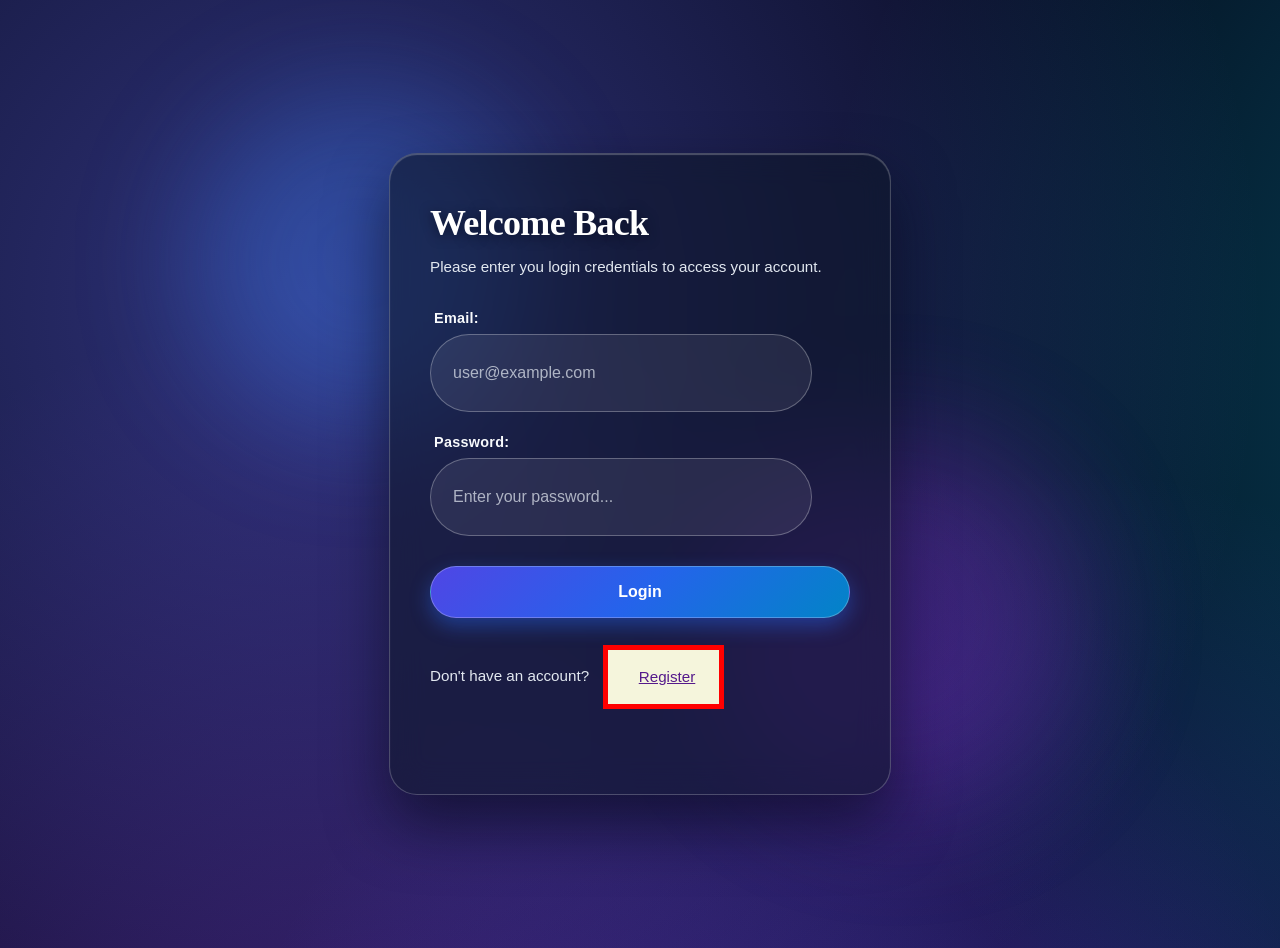
<file: index.html>
<!doctype html>
<html lang="en">
  <head>
    <meta charset="UTF-8" />
    <title>Aurora Login Portal</title>
    <link rel="preconnect" href="https://fonts.googleapis.com" />
    <link rel="preconnect" href="https://fonts.gstatic.com" crossorigin />
    <link
      href="https://fonts.googleapis.com/css2?family=Momo+Signature&family=Saira+Condensed:wght@100;200;300;400;500;600;700;800;900&display=swap"
      rel="stylesheet"
    />
    <link rel="stylesheet" href="style.css" />
  </head>
  <body>
    <a href="#main-login" class="skip-link">Skip to Login</a>
    <div class="blob blob-1" aria-hidden="true"></div>
    <div class="blob blob-2" aria-hidden="true"></div>

    <main id="main-login" class="glass" aria-labelledby="login-heading">
      <h1 id="login-heading">Welcome Back</h1>
      <p class="subtitle" id="subtitle">Please enter you login credentials to access your account.</p>
      <form action="#" method="post">
        <div class="input-group">
          <label for="email">Email:</label>
          <input type="email" name="email" placeholder="user@example.com" autocomplete="email" required aria-required="true"/>
        </div>
        <div class="input-group">
          <label for="password">Password:</label>
          <input type="password" name="password" placeholder="Enter your password..." autocomplete="current-password" required aria-required="true"/>
        </div>
        <button type="submit">Login</button>
        <p class="subtitle">Don't have an account? <a href="">Register</a></p>
      </form>
    </main>
  </body>
</html>
</file>
<file: style.css>
*{
    margin: 0;
    padding:0;
}

:root{
    --font-display:'Fraunces',Georgia,serif;
    --font-sans: 'Plus Jarkata Sans', -apple-system, BlinkMacSystemFont,sans-serif;
    --color-primary: linear-gradient(135deg,#4f46e5 0%,#2563eb 50%,#0284c7 100%);
    --color-primary-hover: linear-gradient(135deg,#4338ca 0%,#1d4ed8 50%,#0369a1 100%);
    --focus-ring: #7dd3fc;
    --color-scondary: #343434;

}
.skip-link{
    position: absolute;
    top: -100px;
    left: 16px;
    z-index: 90;
    padding: 12px 20px;
    background: #0f172a;
    color: #ffff;
    font-weight: 100;
    text-decoration: none;
    border-radius: 50px;
    border: 2px solid var(--focus-ring);
    transition: top 0.2s ease;
}
.skip-link:focus{
    top: 16px;
}
body{
    font-family: var(--font-sans);
    min-height: 100vh;
    display: flex;
    align-items: center;
    justify-content: center;
    overflow-x: hidden;
    overflow-y: auto;
    padding: 24px 0;
    position: relative;
    background-color: #050819;
    background-image: radial-gradient(circle at 15% 20%, rgba(99,102,241,0.45)0%,transparent 45%),
    radial-gradient(circle at 85% 25%, rgba(6,182,212,0.4)0%,transparent 45%),
    radial-gradient(circle at 50%  85%, rgba(79,70,229,0.45)0%,transparent 50%),
    radial-gradient(circle at 20% 80%, rgba(147,51,234,0.35)0%,transparent 45%);
    background-size: 160% 160%;
    animation: meshBreath 14s ease-in-out infinite alternate;
}
@keyframes meshBreath {
    0% {
        background-position: 0% 0%;
    }
    100% {
        background-position: 100% 100%;
    }
}

/* Decorative Floating Blobs (Hidden from Assistive Tech) */
        .blob {
            position: fixed;
            border-radius: 50%;
            filter: blur(60px);
            opacity: 0.55;
            z-index: 1;
            pointer-events: none;
            animation: blobFloat 12s ease-in-out infinite alternate;
        }

        .blob-1 {
            width: 340px;
            height: 340px;
            background: rgba(59, 130, 246, 0.6);
            top: 10%;
            left: 15%;
        }

        .blob-2 {
            width: 380px;
            height: 380px;
            background: rgba(147, 51, 234, 0.5);
            bottom: 10%;
            right: 15%;
            animation-delay: -6s;
            animation-direction: alternate-reverse;
        }

        @keyframes blobFloat {
            0% {
                transform: translate(0, 0) scale(1);
            }
            100% {
                transform: translate(40px, -50px) scale(1.1);
            }
        }

        /* The Glass Card */
        .glass {
            position: relative;
            z-index: 10;
            width: 100%;
            max-width: 420px;
            margin: 20px;
            padding: 48px 40px;
            /* Slightly darker tint ensures WCAG AA contrast for white text */
            background: rgba(15, 23, 42, 0.58);
            backdrop-filter: blur(16px);
            -webkit-backdrop-filter: blur(16px);
            border: 1px solid rgba(255, 255, 255, 0.22);
            border-radius: 28px;
            box-shadow: 0 30px 60px rgba(5, 8, 25, 0.6),
                        inset 0 1px 1px rgba(255, 255, 255, 0.25);
        }

        /* Typography */
        .glass h1 {
            font-family: var(--font-display);
            font-size: 2.25rem;
            font-weight: 600;
            color: #ffffff;
            letter-spacing: -0.02em;
            line-height: 1.2;
            margin-bottom: 10px;
            text-shadow: 0 2px 12px rgba(5, 8, 25, 0.6);
        }

        .subtitle {
            font-size: 0.95rem;
            /* High contrast light slate (>= 4.5:1 contrast ratio) */
            color: #e2e8f0;
            margin-bottom: 32px;
            line-height: 1.5;
        }

        /* Form Layout */
        form {
            display: flex;
            flex-direction: column;
            gap: 22px;
        }

        .input-group {
            display: flex;
            flex-direction: column;
            gap: 8px;
        }

        label {
            font-size: 0.9rem;
            font-weight: 600;
            color: #f8fafc;
            letter-spacing: 0.02em;
            margin-left: 4px;
        }

        /* Pill Inputs */
        input {
            width: 80%;
            min-height: 52px;
            padding: 12px 22px;
            font-family: var(--font-sans);
            font-size: 1rem;
            color: #ffffff;
            background: rgba(255, 255, 255, 0.08);
            border: 1.5px solid rgba(255, 255, 255, 0.28);
            border-radius: 50px;
            transition: border-color 0.25s ease, background-color 0.25s ease, box-shadow 0.25s ease;
        }

        input::placeholder {
            /* Accessible placeholder contrast */
            color: rgba(226, 232, 240, 0.72);
        }

        input:hover {
            border-color: rgba(255, 255, 255, 0.45);
            background: rgba(255, 255, 255, 0.12);
        }

        /* High-Visibility Focus Indicator for Keyboard Users */
        input:focus-visible {
            outline: 3px solid var(--focus-ring);
            outline-offset: 2px;
            border-color: #ffffff;
            background: rgba(255, 255, 255, 0.15);
            box-shadow: 0 0 0 5px rgba(56, 189, 248, 0.25);
        }

        /* The Glow Button */
        button[type="submit"] {
            width: 100%;
            min-height: 52px;
            padding: 12px 24px;
            margin-top: 8px;
            font-family: var(--font-sans);
            font-size: 1rem;
            font-weight: 600;
            color: #ffffff;
            background: var(--color-primary);
            border: 1px solid rgba(255, 255, 255, 0.25);
            border-radius: 50px;
            cursor: pointer;
            box-shadow: 0 8px 20px rgba(37, 99, 235, 0.45);
            transition: transform 0.25s cubic-bezier(0.16, 1, 0.3, 1), 
                        box-shadow 0.25s cubic-bezier(0.16, 1, 0.3, 1), 
                        background 0.25s ease;
        }

        button[type="submit"]:hover {
            transform: translateY(-2px);
            background: var(--color-primary-hover);
            box-shadow: 0 14px 30px rgba(37, 99, 235, 0.65);
        }

        button[type="submit"]:focus-visible {
            outline: 3px solid var(--focus-ring);
            outline-offset: 3px;
            box-shadow: 0 14px 30px rgba(37, 99, 235, 0.65);
        }

        button[type="submit"]:active {
            transform: translateY(0);
            box-shadow: 0 6px 15px rgba(37, 99, 235, 0.45);
        }

        /* A11y: Respect Reduced Motion Preferences */
        @media (prefers-reduced-motion: reduce) {
            body,
            .blob {
                animation: none;
            }

            button[type="submit"],
            input,
            .skip-link {
                transition: none;
            }

            button[type="submit"]:hover {
                transform: none;
            }
        }

        /* A11y: High Contrast & Forced Colors Support */
        @media (prefers-contrast: more) {
            .glass-card {
                background: #090d1f;
                border: 2px solid #ffffff;
            }

            input {
                background: #0f172a;
                border: 2px solid #ffffff;
            }

            .blob {
                display: none;
            }
        }

        @media (forced-colors: active) {
            .glass-card,
            input,
            button[type="submit"] {
                border: 2px solid ButtonText;
                forced-color-adjust: auto;
            }
        }
    .box{
        width: 200px;
        height: 100px;
        background-color: #7dd3fc;
        border: 10px solid goldenrod;
        margin: 30px;
        padding: 20px;
        box-sizing: content-box;

    }
    a{
        padding: 1em 2em;
        margin: 5px 10px;
        border: 5px solid red;
        width: 50px;
        display: inline-block;
        background-color: beige;
        font-size: 1em;
    }
    div nav ul {
        display: flex;
        list-style: none;

    }
</file>
